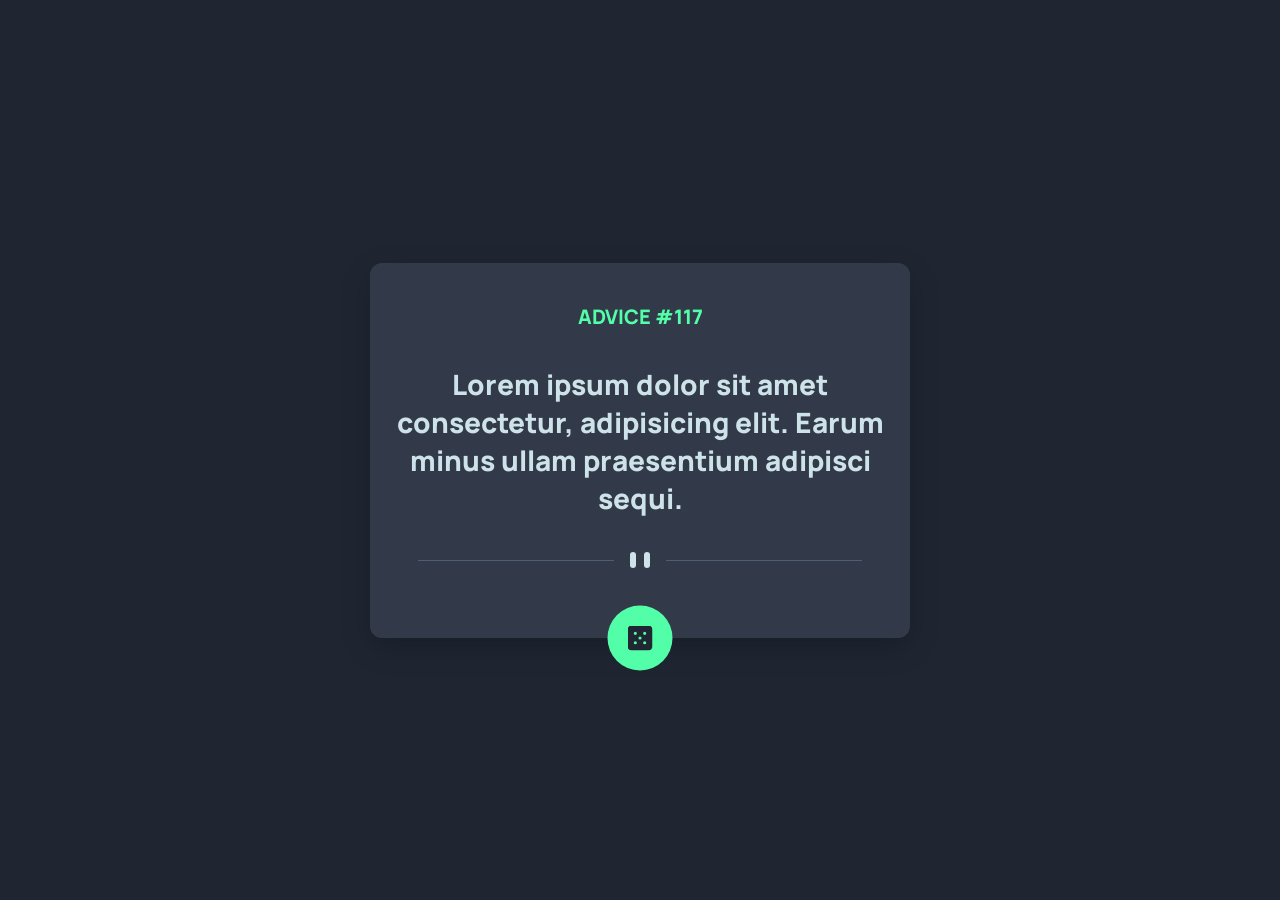
<file: Aplicativo-gerador-de-conselhos-main/index.html>
<!DOCTYPE html>
<html lang="pt-br">
<head>
    <meta charset="UTF-8">
    <meta name="viewport" content="width=device-width, initial-scale=1.0">
    <title>Gerador de conselhos</title>
    <link rel="preconnect" href="https://fonts.googleapis.com">
<link rel="preconnect" href="https://fonts.gstatic.com" crossorigin>
<link href="https://fonts.googleapis.com/css2?family=Inter:ital,opsz,wght@0,14..32,100..900;1,14..32,100..900&family=Manrope:wght@200..800&display=swap" rel="stylesheet">
    <link rel="stylesheet" href="styles.css">
</head>
<body>
        <div class="advice-container">
            <div class="advice-id">ADVICE #117</div>
            <div class="advice-content">
                Lorem ipsum dolor sit amet consectetur, adipisicing elit. Earum minus ullam praesentium adipisci sequi.
            </div>
            <img class="divider" src="assets/images/pattern-divider-desktop.svg" alt="">
            <button class="btn-default">
                <img src="assets/images/icon-dice.svg" alt="">
            </button>
        </div>
        <script src="script.js"></script>
</body>
</html>
</file>
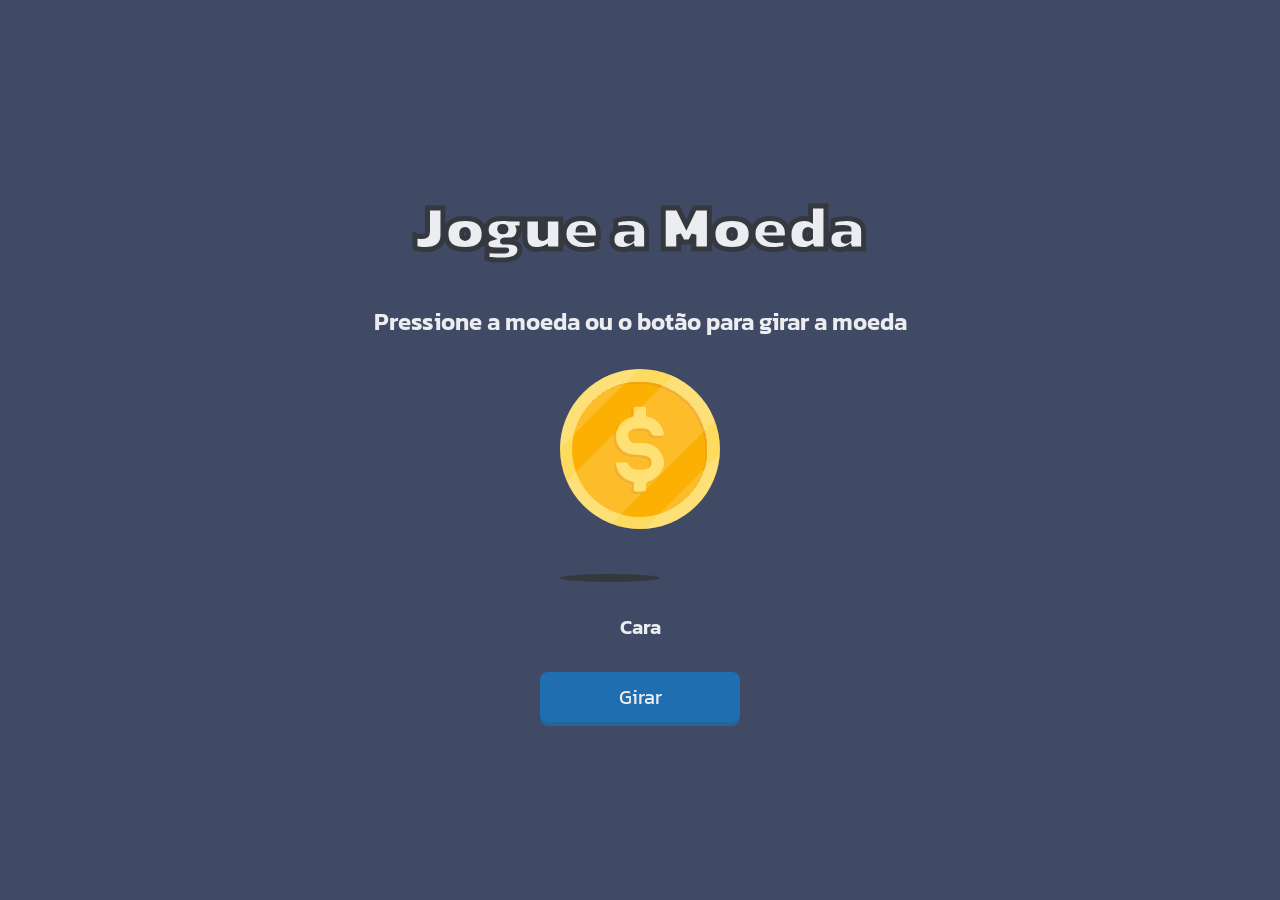
<file: cara-ou-coroa-main/index.html>
<!DOCTYPE html>
<html lang="pt-br">
<head>
    <meta charset="UTF-8">
    <meta name="viewport" content="width=device-width, initial-scale=1.0">
    <link rel="stylesheet" href="style.css">
    <link rel="preconnect" href="https://fonts.googleapis.com">
<link rel="preconnect" href="https://fonts.gstatic.com" crossorigin>
<link href="https://fonts.googleapis.com/css2?family=Inter:ital,opsz,wght@0,14..32,100..900;1,14..32,100..900&family=Kanit:ital,wght@0,100;0,200;0,300;0,400;0,500;0,600;0,700;0,800;0,900;1,100;1,200;1,300;1,400;1,500;1,600;1,700;1,800;1,900&family=Manrope:wght@200..800&display=swap" rel="stylesheet">
    <title>Cara ou Coroa</title>
</head>
<body>

    <div class="container">
        <h1 class="title-container">
            Jogue a Moeda
        </h1>
        <p class="subtitle-container">
            Pressione a moeda ou o botão para girar a moeda
        </p>

        <button class="coin">
            <img class="coin-head" src="assets/images/heads.svg" alt="">
            <img class="coin-tails hide" src="assets/images/tails.svg" alt="">
            <img class="shadow-coin" src="assets/images/shadow.svg" alt="">
        </button>

        <p class="result">Cara</p>
        <button class="btn-default">Girar</button>
    </div>
    <script src="script.js"></script>

</body>
</html>
</file>
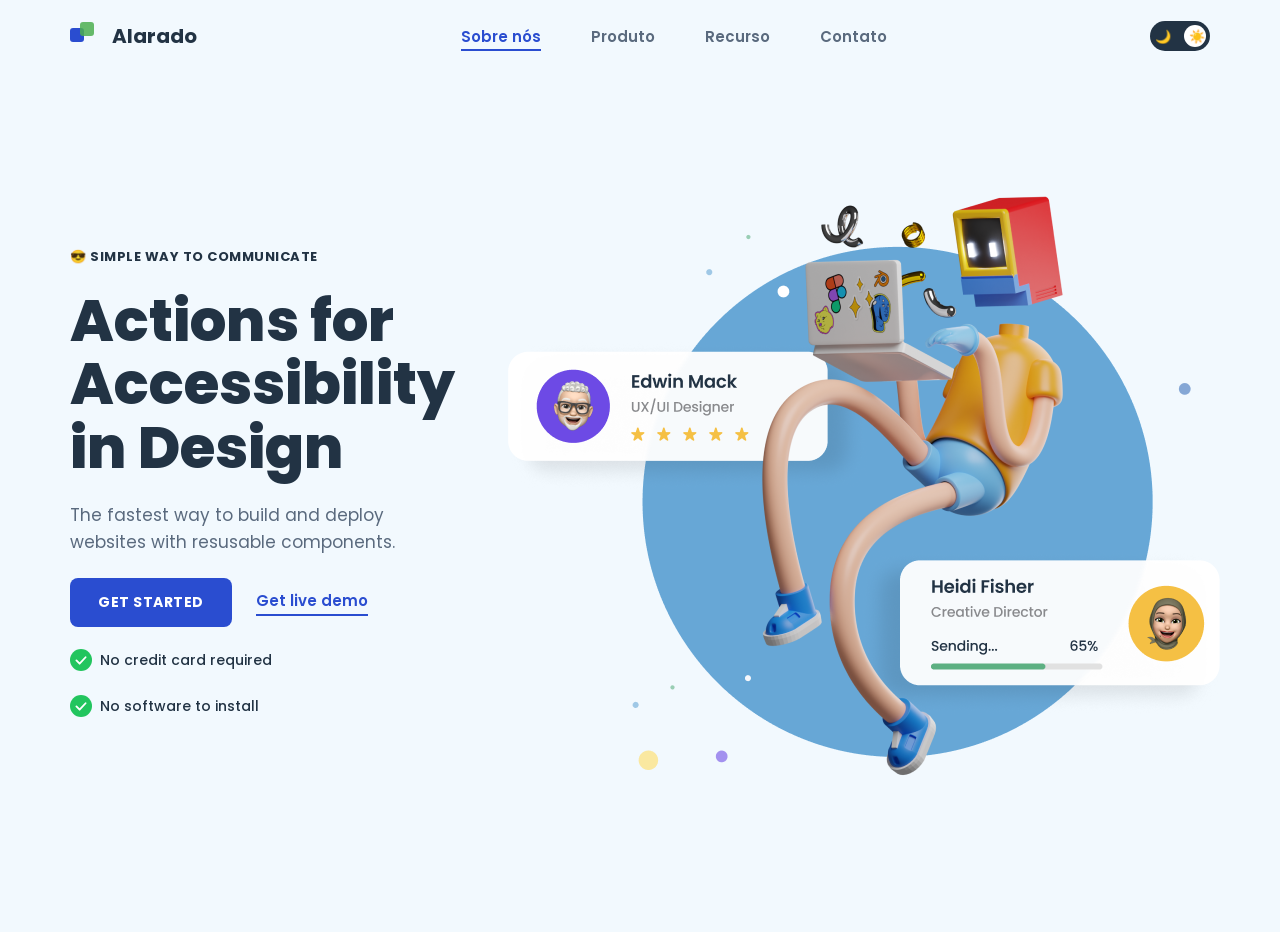
<file: home-page-main/index.html>
<!DOCTYPE html>
<html lang="pt-br" data-theme="light">
<head>
    <meta charset="UTF-8">
    <meta name="viewport" content="width=device-width, initial-scale=1.0">
    <link rel="preconnect" href="https://fonts.googleapis.com">
    <link rel="preconnect" href="https://fonts.gstatic.com" crossorigin>
    <link href="https://fonts.googleapis.com/css2?family=Poppins:wght@400;500;600;700;800;900&display=swap" rel="stylesheet">
    <link rel="stylesheet" href="styles.css">
    <title>Alarado</title>
</head>
<body>

    <!-- Overlay para fechar o menu ao clicar fora -->
    <div class="overlay" id="overlay"></div>

    <header>

        <!-- Logo -->
        <div class="logo">
            <svg width="32" height="32" viewBox="0 0 32 32" fill="none" xmlns="http://www.w3.org/2000/svg">
                <rect x="0" y="8" width="14" height="14" rx="3" fill="#2A4DD0"/>
                <rect x="10" y="2" width="14" height="14" rx="3" fill="#4CAF50" opacity="0.85"/>
            </svg>
            <span class="logo-text">Alarado</span>
        </div>

        <!-- Nav (desktop) -->
        <nav>
            <ul class="nav-list" id="nav-list">

                <!-- Botão fechar (só visível no mobile) -->
                <li class="nav-close-item">
                    <button class="btn-close" id="btn-close" aria-label="Fechar menu">&#10005;</button>
                </li>

                <li class="nav-item active"><a href="#">Sobre nós</a></li>
                <li class="nav-item"><a href="#">Produto</a></li>
                <li class="nav-item"><a href="#">Recurso</a></li>
                <li class="nav-item"><a href="#">Contato</a></li>

                <!-- Toggle visível dentro do menu no mobile -->
                <li class="mobile-switch-item">
                    <label class="switch">
                        <input type="checkbox" id="theme-toggle-mobile">
                        <span class="slider">
                            <span class="icon-moon">🌙</span>
                            <span class="icon-sun">☀️</span>
                            <span class="ball"></span>
                        </span>
                    </label>
                </li>

            </ul>
        </nav>

        <!-- Toggle de tema (desktop) + Hamburger -->
        <div class="header-right">
            <label class="switch" id="desktop-switch">
                <input type="checkbox" id="theme-toggle">
                <span class="slider">
                    <span class="icon-moon">🌙</span>
                    <span class="icon-sun">☀️</span>
                    <span class="ball"></span>
                </span>
            </label>

            <button class="hamburger" id="hamburger" aria-label="Abrir menu">
                <span class="bar"></span>
                <span class="bar"></span>
                <span class="bar"></span>
            </button>
        </div>

    </header>

    <main>
        <section class="hero">

            <div class="hero-content">
                <p class="badge">😎 SIMPLE WAY TO COMMUNICATE</p>

                <h1>Actions for Accessibility in Design</h1>

                <p class="description">The fastest way to build and deploy websites with resusable components.</p>

                <div class="links">
                    <button class="btn-primary">GET STARTED</button>
                    <a href="#" class="btn-link">Get live demo</a>
                </div>

                <div class="features">
                    <span class="feature-item">
                        <svg class="check-icon" viewBox="0 0 24 24" fill="none" xmlns="http://www.w3.org/2000/svg">
                            <circle cx="12" cy="12" r="12" fill="#22C55E"/>
                            <path d="M7 12.5L10.5 16L17 9" stroke="white" stroke-width="2" stroke-linecap="round" stroke-linejoin="round"/>
                        </svg>
                        No credit card required
                    </span>
                    <span class="feature-item">
                        <svg class="check-icon" viewBox="0 0 24 24" fill="none" xmlns="http://www.w3.org/2000/svg">
                            <circle cx="12" cy="12" r="12" fill="#22C55E"/>
                            <path d="M7 12.5L10.5 16L17 9" stroke="white" stroke-width="2" stroke-linecap="round" stroke-linejoin="round"/>
                        </svg>
                        No software to install
                    </span>
                </div>
            </div>

            <div class="hero-image">
                <img src="assets/images/hero-image-simple-homepage.png" alt="">
            </div>

        </section>
    </main>

    <script src="script.js"></script>
</body>
</html>
</file>
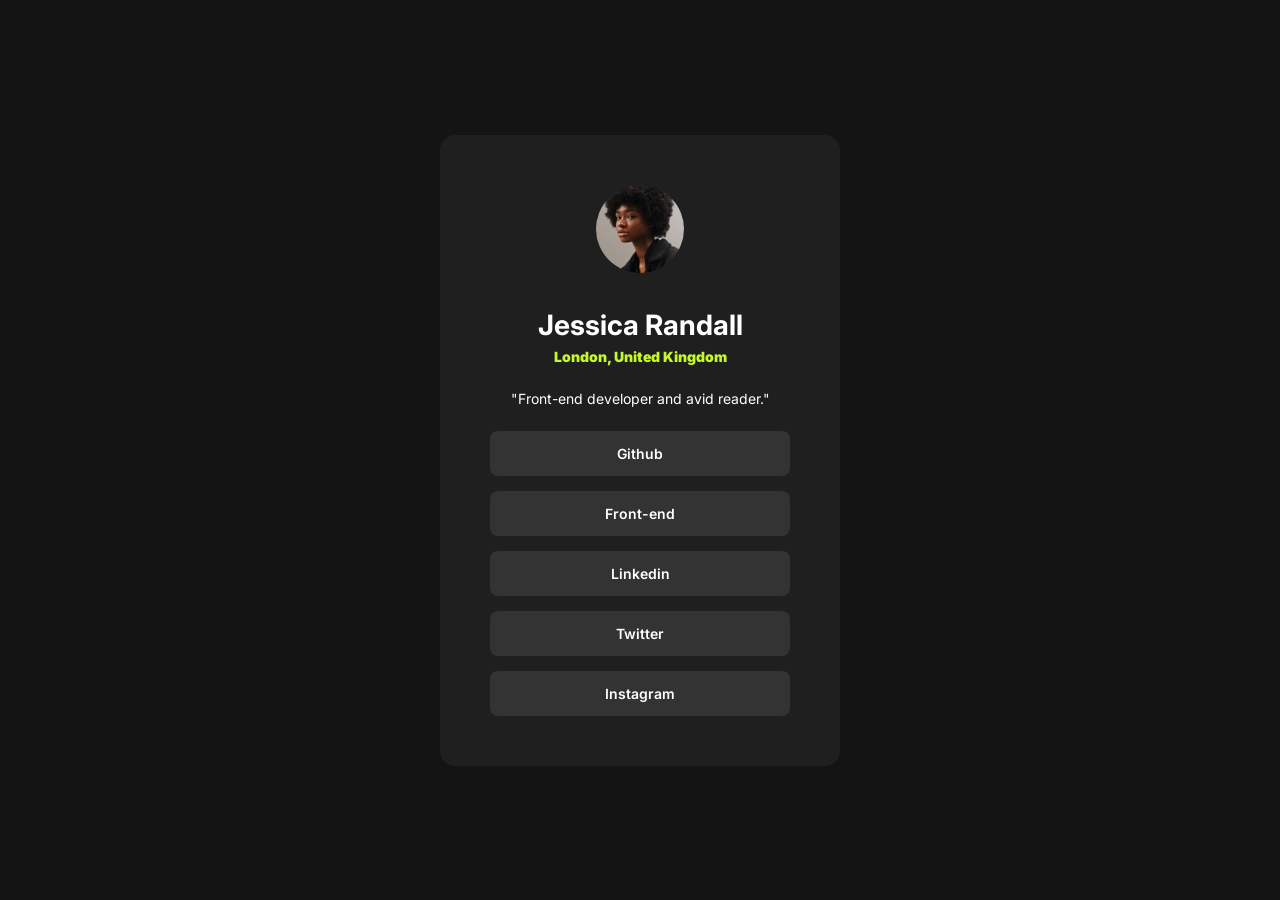
<file: Perfil-de-links-sociais-main/index.html>
<!DOCTYPE html>
<html lang="pt-br">
<head>
    <meta charset="UTF-8">
    <meta name="viewport" content="width=device-width, initial-scale=1.0">
    <link rel="shortcut icon" href="assets/images/favicon-32x32.png" type="image/x-icon">
    <link rel="preconnect" href="https://fonts.googleapis.com">
<link rel="preconnect" href="https://fonts.gstatic.com" crossorigin>
<link href="https://fonts.googleapis.com/css2?family=Inter:ital,opsz,wght@0,14..32,100..900;1,14..32,100..900&display=swap" rel="stylesheet">
    <link rel="stylesheet" href="style.css">
    <title>Links sociais</title>
</head>
<body>

    <div class="container">
        <div class="header-container">
            <img class="avatar" src="assets/images/avatar-jessica.jpeg" alt="">
            <h1 class="name">Jessica Randall</h1>
            <p class="address">London, United Kingdom</p>
            <blockquote class="bio">
                "Front-end developer and avid reader."
            </blockquote>
        </div>
        <nav class="links-container">
            <ul>
                <li><a class="link" href="#">Github</a></li>
                <li><a class="link" href="#">Front-end</a></li>
                <li><a class="link" href="#">Linkedin</a></li>
                <li><a class="link" href="#">Twitter</a></li>
                <li><a class="link" href="#">Instagram</a></li>
            </ul>
        </nav>
    </div>


</body>
</html>
</file>
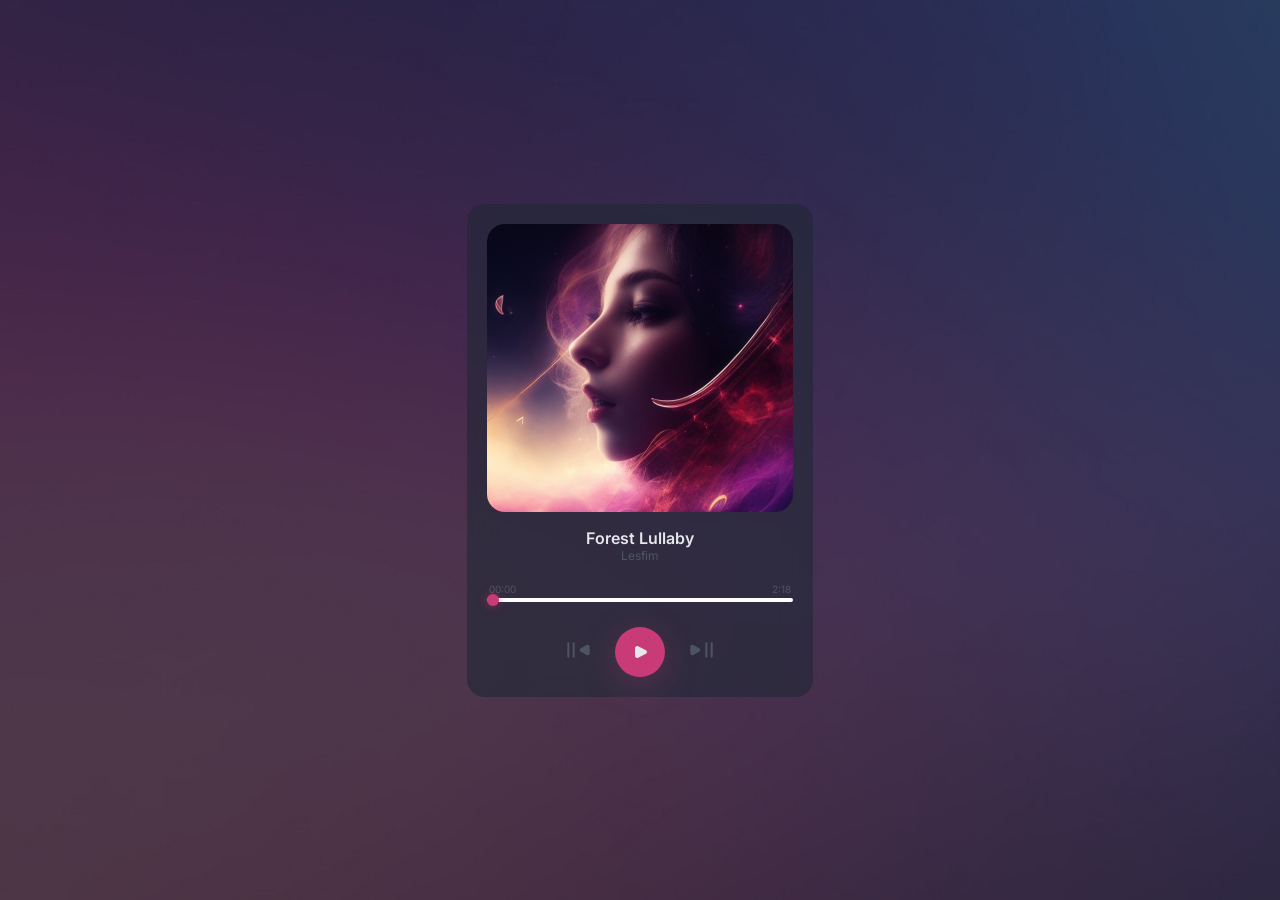
<file: player-de-musica-main/index.html>
<!DOCTYPE html>
<html lang="pt-br">
<head>
    <meta charset="UTF-8">
    <meta name="viewport" content="width=device-width, initial-scale=1.0">
    <link rel="preconnect" href="https://fonts.googleapis.com">
<link rel="preconnect" href="https://fonts.gstatic.com" crossorigin>
<link href="https://fonts.googleapis.com/css2?family=Inter:ital,opsz,wght@0,14..32,100..900;1,14..32,100..900&family=Kanit:ital,wght@0,100;0,200;0,300;0,400;0,500;0,600;0,700;0,800;0,900;1,100;1,200;1,300;1,400;1,500;1,600;1,700;1,800;1,900&family=Manrope:wght@200..800&display=swap" rel="stylesheet">
    <link rel="stylesheet" href="style.css">
    <title>Music Player</title>
</head>
<body>
    <audio id="audio-player"></audio>
    <div class="main-player">

        <div class="header-player">
            <img class="cover" src="" alt="">
            <p class="title"></p>
            <p class="author"></p>
        </div>

        <div class="progress-container">
            <div class="timer">
                <span id="current-time">00:00</span>
                <span id="duration">00:00</span>
            </div>
            <input type="range" class="progress-bar" value="0" max="100">

        </div>

        <div class="player-control">
            <button class="previous">
                <img src="assets/images/Stop_and_play_fill-reverse.svg" alt="">
            </button>
            <button class="play">
                <img src="assets/images/Play_fill.svg" alt="">

            </button>
            <button class="next">
                <img src="assets/images/Stop_and_play_fill.svg" alt="">
            </button>
        </div>

    </div>
    <script src="script.js"></script>
</body>
</html>
</file>
<file: Aplicativo-gerador-de-conselhos-main/styles.css>
* {
    padding: 0;
    margin: 0;
    box-sizing: border-box;
}

body {
    background-color: hsl(218, 23%, 16%);
    display: flex;
    flex-direction: column;
    align-items: center;
    justify-content: center;
    min-height: 100vh;
    font-family: 'Manrope', sans-serif;
    font-size: 28px;
}

.advice-container {
    display: flex;
    flex-direction: column;
    align-items: center;
    justify-content: center;
    width: 90%;
    max-width: 540px;
    background-color: hsl(217, 19%, 24%);
    border-radius: 12px;
    gap: 35px;
    padding: 20px;
    text-align: center;
    position: relative;
    box-shadow: 0 10px 30px rgba(0, 0, 0, 0.2);
}

.advice-id {
    font-weight: 800;
    color: hsl(150, 100%, 66%);
    font-size: 20px;
    margin-top: 20px;
}

.advice-content {
    color: hsl(193, 38%, 86%);
    font-weight: 800;
}

.divider {
    margin-bottom: 50px;
    max-width: 100%;
    display: block;
}

.btn-default {
    border-radius: 50%;
    padding: 20px;
    border: none;
    background-color: hsl(150, 100%, 66%);
    display: flex;
    align-items: center;
    position: absolute;
    top: 100%;
    left: 50%;
    transform: translate(-50%,-50%);

    transition: box-shadow 0.3s ease, transform 0.2s ease;
}

.btn-default img {
    width: 25px;
}

.btn-default:hover{
    cursor: pointer;
    transform: translate(-50%,-50%) scale(1.1);
    box-shadow: 0 0 20px 5px hsl(150, 100%, 66%);
}


@media screen and (max-width: 375px) {
    .advice-container {
        padding: 20px;
    }

    .advice-content{
        font-size: 20px;
    }

}
</file>
<file: cara-ou-coroa-main/style.css>
* {
    margin: 0;
    padding: 0;
    box-sizing: border-box;
    font-family: 'Kanit', sans-serif;
}

body {
    background-color: #404A65;
    min-height: 100vh;
    display: flex;
    flex-direction: column;
    align-items: center;
    justify-content: center;
}

.container {
    display: flex;
    flex-direction: column;
    align-items: center;
    justify-content: center;
    gap: 30px;
}

.title-container {
    color: #ECEDF0;
    font-size: 4rem;
    font-weight: 900;
    -webkit-text-stroke-width: 5px;
    -webkit-text-stroke-color: #35383f;

}

.subtitle-container {
    font-size: 1.5rem;
    font-weight: 600;
    color: #ECEDF0;
}

.coin {
    background-color: transparent;
    border: none;
    cursor: pointer;
    display: flex;
    flex-direction: column;
    gap: 30px;
}

.shadow-coin {
    margin-top: 15px;
}

.coin:not(.animate-spin):hover {
    animation: pulse 0.6s ease-in-out infinite;
    cursor: pointer;
}

.hide {
    display: none;
}

.result {
    color: #ECEDF0;
    font-size: 1.25rem;
    font-weight: 600;
}


.btn-default {
    background-color: #1F6FB0;
    color: #ECEDF0;
    font-size: 1.25rem;
    border-radius: 8px;
    padding: 10px;
    border: none;
    cursor: pointer;
    width: 200px;
    transition: background-color 0.5s;
    box-shadow: 0px 4px 0px 0px #23649b;
}

.btn-default:hover{
    background-color: #3685c7;
}

.animate-spin {
    animation: spin-3d 1s ease-out;
}


@keyframes pulse {
    0% {
        transform: scale(1);
    }

    50% {
        transform: scale(1.1);
    }

    100% {
        transform: scale(1);
    }

}

@keyframes spin-3d {
    from { transform: rotateY(0deg);}
    to {transform: rotateY(1440deg);}
}
</file>
<file: home-page-main/styles.css>
/* ===========================
   RESET & BASE
=========================== */
* {
    margin: 0;
    padding: 0;
    box-sizing: border-box;
    font-family: 'Poppins', sans-serif;
}

/* ===========================
   VARIÁVEIS DE TEMA
=========================== */
:root {
    --bg-color: #F2F9FE;
    --text-color: #223344;
    --text-muted: #5a6a7e;
    --main-blue: #2A4DD0;
    --nav-bg: #FFFFFF;
    --card-bg: #FFFFFF;
    --shadow: rgba(0, 0, 0, 0.08);
}

[data-theme="dark"] {
    --bg-color: #111729;
    --text-color: #FFFFFF;
    --text-muted: #a0aec0;
    --main-blue: #6b8cff;
    --nav-bg: #1a2340;
    --card-bg: #1e2d4a;
    --shadow: rgba(0, 0, 0, 0.3);
}

/* ===========================
   BODY
=========================== */
body {
    background-color: var(--bg-color);
    color: var(--text-color);
    transition: background-color 0.4s ease, color 0.4s ease;
    min-height: 100vh;
}

/* ===========================
   OVERLAY (mobile menu)
=========================== */
.overlay {
    display: none;
    position: fixed;
    inset: 0;
    background: rgba(0, 0, 0, 0.4);
    z-index: 900;
}

.overlay.active {
    display: block;
}

/* ===========================
   HEADER
=========================== */
header {
    display: flex;
    justify-content: space-between;
    align-items: center;
    padding: 20px 70px;
}

/* Logo */
.logo {
    display: flex;
    align-items: center;
    gap: 10px;
    text-decoration: none;
    flex-shrink: 0;
}

.logo-text {
    font-size: 20px;
    font-weight: 700;
    color: var(--text-color);
}

/* Nav */
nav {
    flex: 1;
    display: flex;
    justify-content: center;
}

.nav-list {
    display: flex;
    list-style: none;
    gap: 50px;
    align-items: center;
}

.nav-item a {
    text-decoration: none;
    color: var(--text-muted);
    font-weight: 600;
    font-size: 15px;
    transition: color 0.2s;
}

.nav-item a:hover {
    color: var(--main-blue);
}

.nav-item.active a {
    color: var(--main-blue);
    border-bottom: 2.5px solid var(--main-blue);
    padding-bottom: 2px;
}

/* Itens só para mobile — escondidos no desktop */
.nav-close-item,
.mobile-switch-item {
    display: none;
}

/* Lado direito do header */
.header-right {
    display: flex;
    align-items: center;
    gap: 16px;
    flex-shrink: 0;
}

/* ===========================
   TOGGLE DE TEMA (SWITCH)
=========================== */
.switch {
    display: flex;
    align-items: center;
    cursor: pointer;
}

.switch input[type="checkbox"] {
    display: none;
}

.slider {
    display: flex;
    align-items: center;
    justify-content: space-between;
    padding: 3px 5px;
    width: 60px;
    height: 30px;
    background-color: #223344;
    border-radius: 20px;
    position: relative;
    cursor: pointer;
    transition: background-color 0.3s;
}

.ball {
    position: absolute;
    left: 4px;
    width: 22px;
    height: 22px;
    background-color: #fff;
    border-radius: 50%;
    transition: transform 0.4s cubic-bezier(0.68, -0.55, 0.265, 1.55);
    z-index: 1;
}

/* Move a bolinha quando marcado */
input[type="checkbox"]:checked + .slider .ball {
    transform: translateX(30px);
}

.icon-moon,
.icon-sun {
    font-size: 13px;
    z-index: 2;
    line-height: 1;
}

/* ===========================
   HAMBURGER
=========================== */
.hamburger {
    display: none;
    flex-direction: column;
    justify-content: center;
    gap: 5px;
    background: none;
    border: none;
    cursor: pointer;
    padding: 4px;
    z-index: 1100;
}


.bar {
    display: block;
    width: 26px;
    height: 2.5px;
    background-color: var(--text-color);
    border-radius: 2px;
    transition: background-color 0.3s;
}

/* Botão fechar dentro do menu */
.btn-close {
    background: none;
    border: none;
    font-size: 22px;
    cursor: pointer;
    color: var(--text-color);
    padding: 4px 8px;
    line-height: 1;
}

/* ===========================
   MAIN / HERO
=========================== */
main {
    padding: 20px 70px 60px;
}

.hero {
    display: flex;
    align-items: center;
    justify-content: space-between;
    gap: 40px;
    min-height: calc(100vh - 120px);
}

/* Lado esquerdo */
.hero-content {
    display: flex;
    flex-direction: column;
    gap: 22px;
    max-width: 580px;
}

.badge {
    font-weight: 700;
    font-size: 13px;
    color: var(--text-color);
    letter-spacing: 0.5px;
}

h1 {
    font-size: 58px;
    font-weight: 800;
    color: var(--text-color);
    line-height: 1.1;
}

.description {
    font-size: 17px;
    color: var(--text-muted);
    font-weight: 400;
    line-height: 1.6;
}

/* Botões */
.links {
    display: flex;
    align-items: center;
    gap: 24px;
}

.btn-primary {
    background-color: #2A4DD0;
    color: #fff;
    border: none;
    border-radius: 8px;
    padding: 14px 28px;
    font-size: 14px;
    font-weight: 700;
    cursor: pointer;
    letter-spacing: 0.5px;
    transition: background-color 0.3s, transform 0.15s;
}

.btn-primary:hover {
    background-color: #1f3ba8;
    transform: translateY(-1px);
}

.btn-link {
    text-decoration: none;
    font-size: 15px;
    font-weight: 600;
    color: var(--main-blue);
    border-bottom: 2.5px solid var(--main-blue);
    padding-bottom: 2px;
    transition: opacity 0.2s;
}

.btn-link:hover {
    opacity: 0.75;
}

/* Features */
.features {
    display: flex;
    gap: 24px;
    flex-wrap: wrap;
}

.feature-item {
    display: flex;
    align-items: center;
    gap: 8px;
    font-size: 14px;
    font-weight: 500;
    color: var(--text-color);
}

.check-icon {
    width: 22px;
    height: 22px;
    flex-shrink: 0;
}


/* ===========================
   RESPONSIVE — MOBILE
=========================== */
@media (max-width: 768px) {

    /* Header compacto */
    header {
        padding: 16px 20px;
        position: relative;
        z-index: 1002;
    }

    /* Nav vira painel lateral */
    nav {
        justify-content: flex-start;
    }

    .nav-list {
        display: none; /* escondido por padrão */
        position: fixed;
        top: 0;
        right: 0;
        width: 65%;
        height: 100vh;
        background-color: var(--nav-bg);
        flex-direction: column;
        justify-content: center;
        align-items: center;
        gap: 36px;
        z-index: 1050;
        box-shadow: -8px 0 30px rgba(0, 0, 0, 0.12);
        padding: 40px 20px;
        transition: none;
    }

    /* Quando ativo, aparece */
    .nav-list.active {
        display: flex;
    }

    /* Links maiores no mobile */
    .nav-item a {
        font-size: 20px;
        color: var(--text-muted);
    }

    .nav-item.active a {
        color: var(--main-blue);
    }

    /* Mostra os itens mobile-only */
    .nav-close-item {
        display: flex;
        width: 100%;
        justify-content: flex-end;
        position: absolute;
        top: 20px;
        right: 20px;
    }

    .mobile-switch-item {
        display: flex;
        margin-top: 10px;
    }

    /* Esconde toggle desktop no mobile */
    #desktop-switch {
        display: none;
    }

    /* Mostra hamburger */
    .hamburger {
        display: flex;
    }

    .hamburger.active {
        display: none;
    }

    /* Hero empilhado */
    .hero {
        flex-direction: column-reverse;
        align-items: center;
        text-align: center;
        min-height: auto;
        gap: 30px;
        padding-top: 20px;
    }

    .hero-content {
        align-items: center;
        max-width: 100%;
    }

    h1 {
        font-size: 34px;
    }

    main {
        padding: 10px 20px 40px;
    }

    .hero-illustration {
        width: 300px;
        height: 300px;
    }

    .circle-bg {
        width: 260px;
        height: 260px;
    }

    .card-top {
        top: 20px;
        left: -5px;
    }

    .card-bottom {
        bottom: 20px;
        right: -5px;
    }

    .features {
        justify-content: center;
    }
}
</file>
<file: Perfil-de-links-sociais-main/style.css>
* {
    box-sizing: border-box;
    padding: 0;
    margin: 0px;
}

body {
    background-color: hsl(0,0%, 8%);
    min-height: 100vh;
    display: flex;
    flex-direction: column;
    align-items: center;
    justify-content: center;
    font-family: 'Inter', sans-serif;
    font-size: 14px;
}

.container {
    display: flex;
    flex-direction: column;
    align-items: center;
    justify-content: center;
    text-align: center;
    background-color: hsl(0,0%, 12%);
    color: hsl(0, 0%, 100%);
    padding: 50px;
    border-radius: 15px;
    width: 400px;
}

.header-container {
    display: flex;
    flex-direction: column;
    gap: 5px;
    margin-bottom: 14px;
    align-items: center;
}

.avatar {
    border-radius: 50%;
    margin-bottom: 30px;
    width: 88px;
    height: 88px;
    object-fit: cover;
}

.name {
    font-weight: 700;
}

.address {
    color: hsl(75,94%, 57%);
    margin-top: 1px;
    font-weight: 900;
}

.bio {
    margin-top: 20px;
    margin-bottom: 10px;
    font-weight: 400;

}


.links-container {
    width: 100%;
}

.links-container ul {
    list-style: none;
    display: flex;
    flex-direction: column;
    gap: 15px;
    width: 100%;
}


.link{
    color: hsl(0, 0%, 100%);
    text-decoration: none;
    background-color: hsl(0, 0%, 20%);
    display: block;
    padding: 14px 0;
    border-radius: 8px;
    font-weight: 600;
}

.link:hover {
    background-color: hsl(75,94%, 57%);
    color: hsl(0,0%, 8%);
}
</file>
<file: player-de-musica-main/style.css>
* {
    padding: 0;
    margin: 0;
    box-sizing: border-box;
    font-family: 'Inter', sans-serif;
}

body {
 height: 100vh;
 background-image: url('assets/images/gradient-bg.jpg');
 background-size: cover;
 display: flex;
 align-items: center;
 justify-content: center;
 flex-direction: column;
}

.main-player {
    display: flex;
    flex-direction: column;
    text-align: center;
    background-color: #21293699;
    padding: 20px;
    border-radius: 18px;
    backdrop-filter: blur(15px);
}

.cover {
    border-radius: 18px;
    margin-bottom: 12px;
}

.title {
    font-size: 16px;
    color: #E5E7EB;
    font-weight: 600;
}

.author {
    color: #4D5562;
    font-size: 12px;
    margin-bottom: 20px;
}

.progress-container {
    display: flex;
    flex-direction: column;
    margin-bottom: 25px;
}

.progress-bar {
    appearance: none;
    border-radius: 4px;
    height: 4px;
    cursor: pointer;
    margin-top: 3px;
}

.progress-bar::-webkit-slider-thumb{
    width: 12px;
    height: 12px;
    appearance: none;
    background: #C93B76;
    border-radius: 50%;
    box-shadow: 0 0 10px rgba(201, 59, 118, 0.5);
}

.progress-bar::-webkit-slider-thumb:hover{
    transform: scale(1.1);
}

.timer {
    display: flex;
    justify-content: space-between;
    font-size: 10px;
    margin: 0px 2px;
    color: #4D5562;
}


.player-control {
    display: flex;
    align-items: center;
    justify-content: center;
    gap: 20px;
}

.previous {
    background-color: transparent;
    border: none;
    cursor: pointer;
    transition: transform 0.5s;
}

.previous:hover{
    transform: scale(1.1);
}

.play {
    background-color: #C93B76;
    border: none;
    border-radius: 50%;
    filter: drop-shadow(0px 8px 16px rgba(201, 59, 118, 0.25));
    cursor: pointer;
    display: flex;
    align-items: center;
    justify-content: center;
    width: 50px;
    height: 50px;
    transition: transform 0.5s;
}

.play:hover{
    transform: scale(1.1);
}

.next {
    background-color: transparent;
    border: none;
    cursor: pointer;
    transition: transform 0.5s;
}

.next:hover{
    transform: scale(1.1);
}

.hide {
    display: none;
}
</file>
